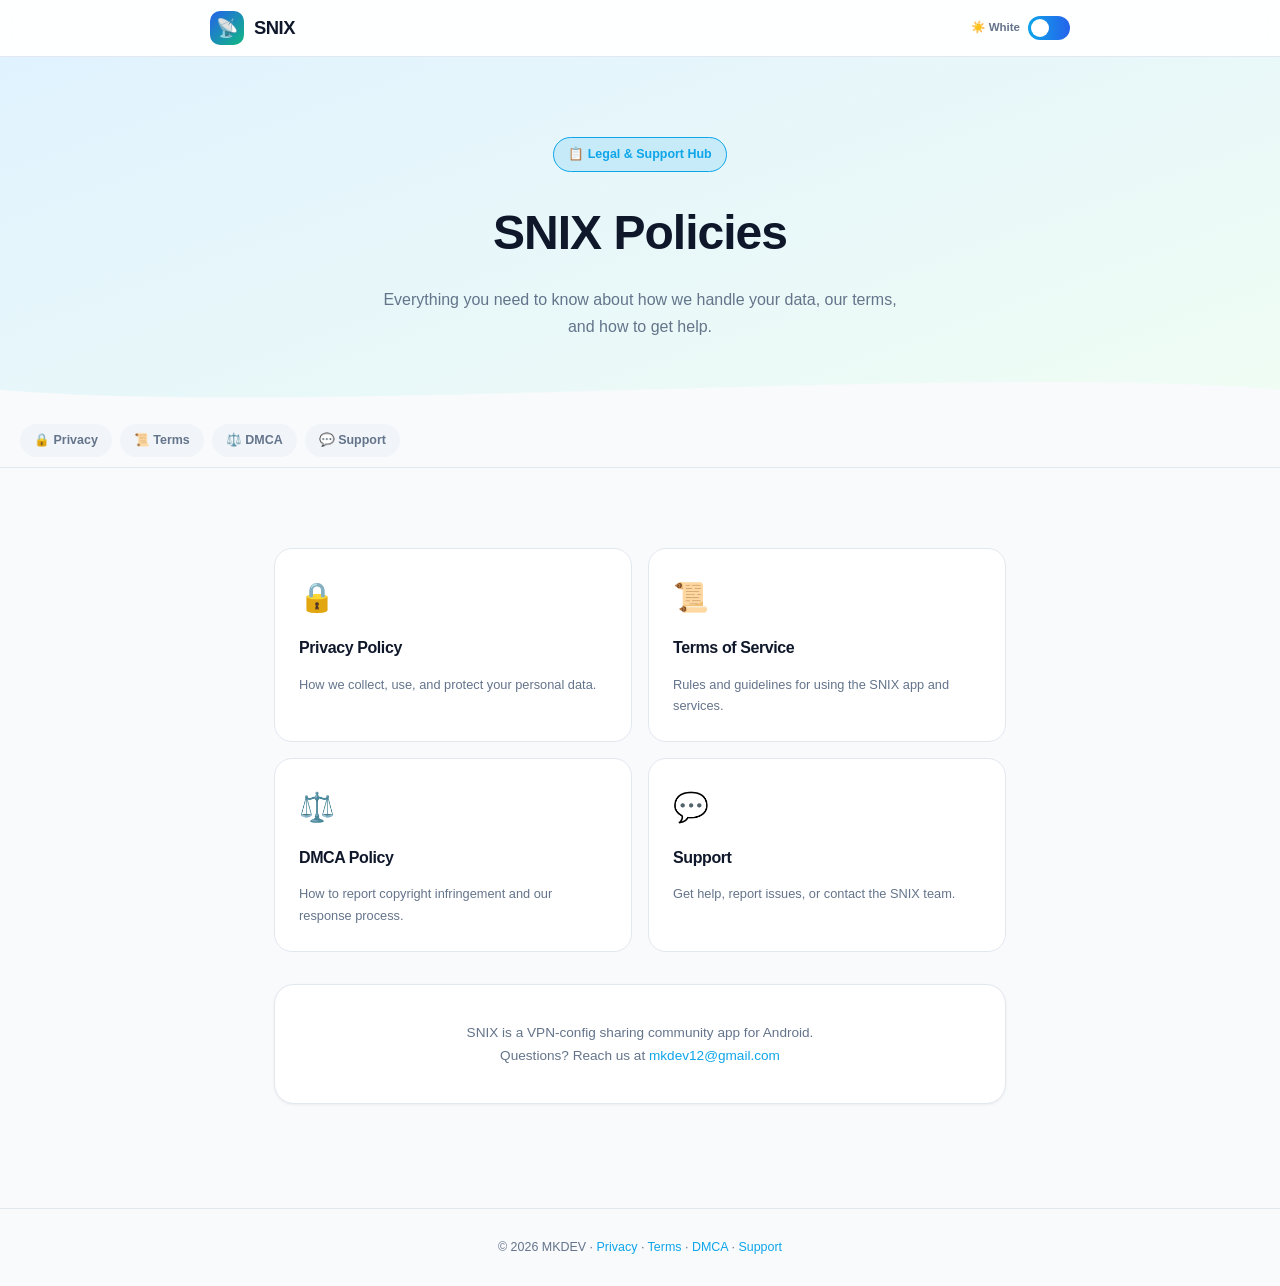
<file: index.html>
<!DOCTYPE html>
<html lang="en">
<head>
  <meta charset="UTF-8" />
  <meta name="viewport" content="width=device-width, initial-scale=1.0" />
  <title>SNIX — Legal & Support</title>
  <link rel="stylesheet" href="style.css" />
  <script src="theme.js"></script>
</head>
<body>
  <nav>
    <div class="nav-inner">
      <a href="index.html" class="nav-logo">
        <div class="logo-mark">📡</div>
        SNIX
      </a>
      <div class="theme-toggle-wrap">
        <span class="theme-label">☀️ White</span>
        <button class="theme-toggle" aria-label="Toggle theme" title="Toggle theme"></button>
      </div>
    </div>
  </nav>

  <div class="hero">
    <div class="badge">📋 Legal & Support Hub</div>
    <h1>SNIX Policies</h1>
    <p>Everything you need to know about how we handle your data, our terms, and how to get help.</p>
    <svg class="hero-wave" viewBox="0 0 1440 60" fill="none" xmlns="http://www.w3.org/2000/svg" preserveAspectRatio="none">
      <path d="M0,30 C360,60 1080,0 1440,30 L1440,60 L0,60 Z" fill="var(--bg)"/>
    </svg>
  </div>

  <div class="page-nav-bar">
    <a href="privacy.html">🔒 Privacy</a>
    <a href="terms.html">📜 Terms</a>
    <a href="dmca.html">⚖️ DMCA</a>
    <a href="support.html">💬 Support</a>
  </div>

  <div class="page-wrap">
    <div class="index-grid">
      <a href="privacy.html" class="index-card">
        <div class="icon">🔒</div>
        <h3>Privacy Policy</h3>
        <p>How we collect, use, and protect your personal data.</p>
      </a>
      <a href="terms.html" class="index-card">
        <div class="icon">📜</div>
        <h3>Terms of Service</h3>
        <p>Rules and guidelines for using the SNIX app and services.</p>
      </a>
      <a href="dmca.html" class="index-card">
        <div class="icon">⚖️</div>
        <h3>DMCA Policy</h3>
        <p>How to report copyright infringement and our response process.</p>
      </a>
      <a href="support.html" class="index-card">
        <div class="icon">💬</div>
        <h3>Support</h3>
        <p>Get help, report issues, or contact the SNIX team.</p>
      </a>
    </div>

    <div class="card" style="margin-top:32px; text-align:center;">
      <p style="font-size:0.85rem;">
        SNIX is a VPN-config sharing community app for Android.<br/>
        Questions? Reach us at <a href="mailto:mkdev12@gmail.com">mkdev12@gmail.com</a>
      </p>
    </div>
  </div>

  <footer>
    <p>© 2026 MKDEV · <a href="privacy.html">Privacy</a> · <a href="terms.html">Terms</a> · <a href="dmca.html">DMCA</a> · <a href="support.html">Support</a></p>
  </footer>
</body>
</html>
</file>
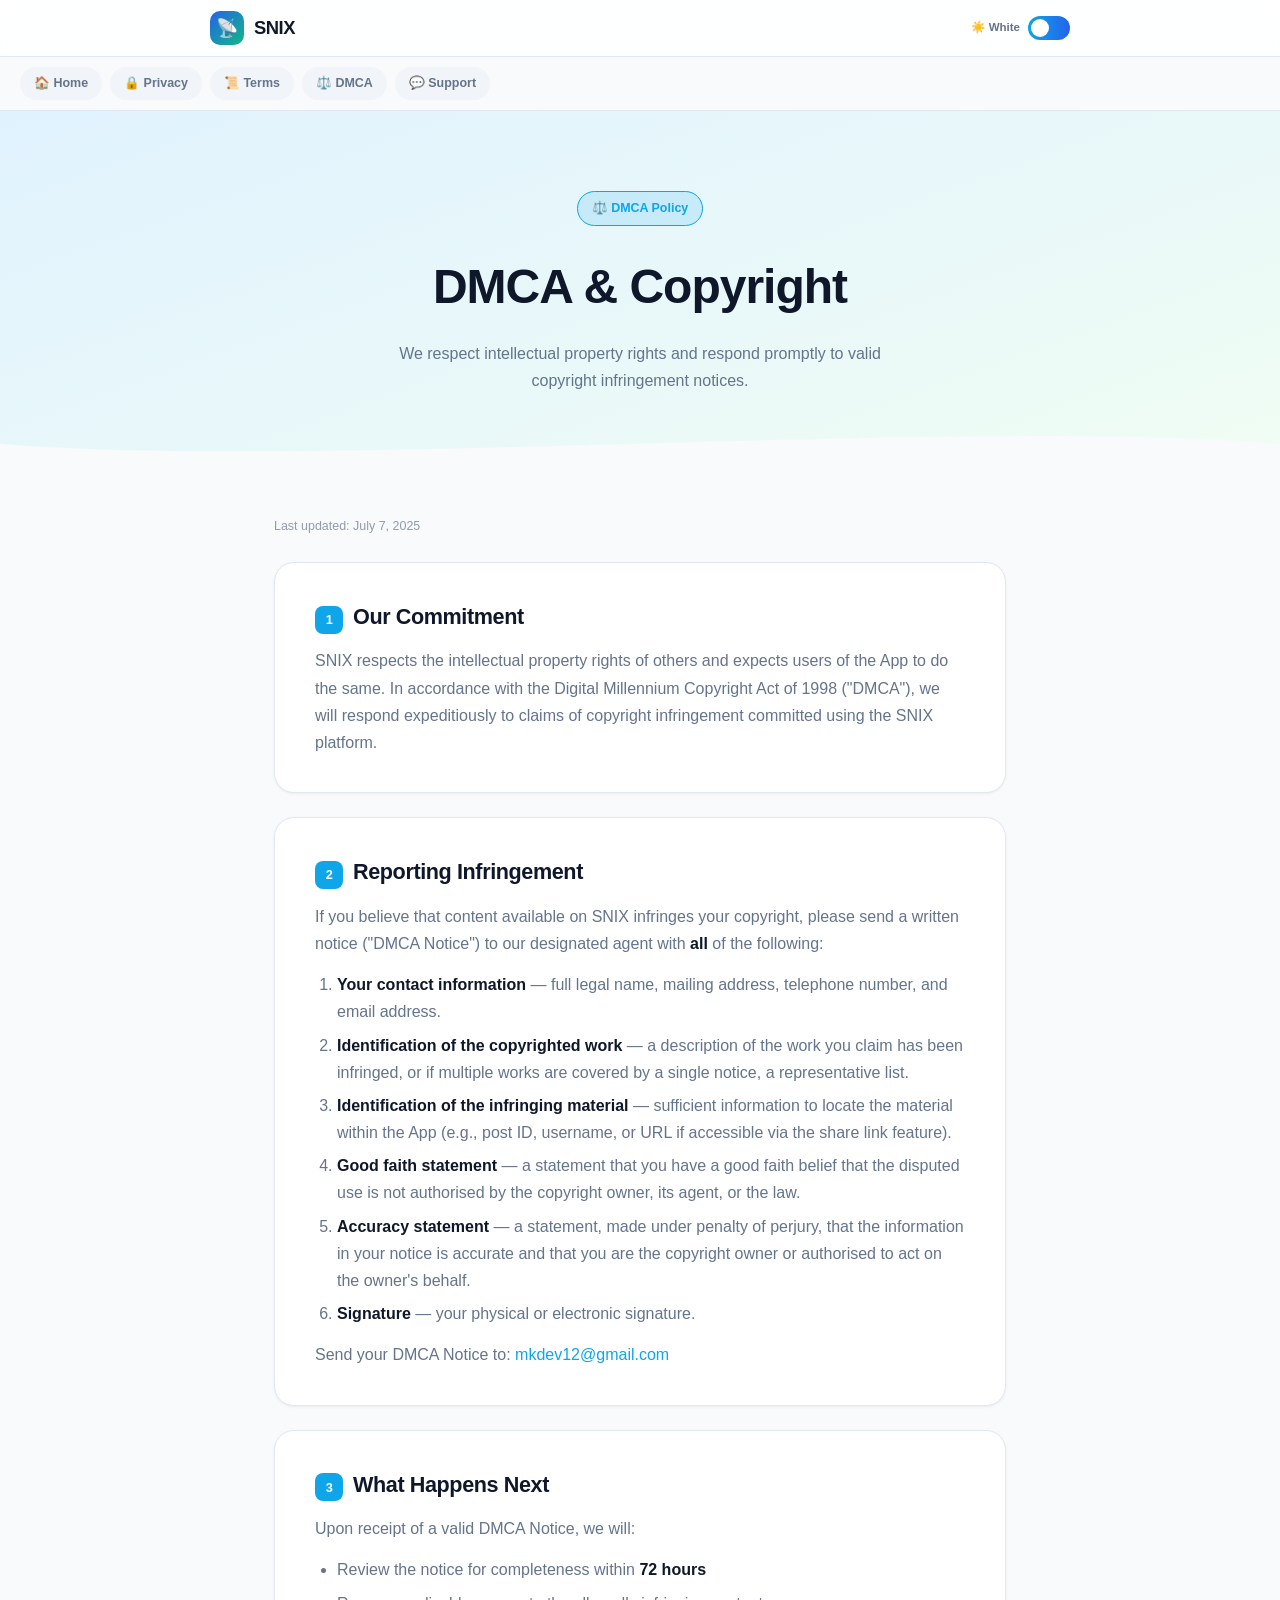
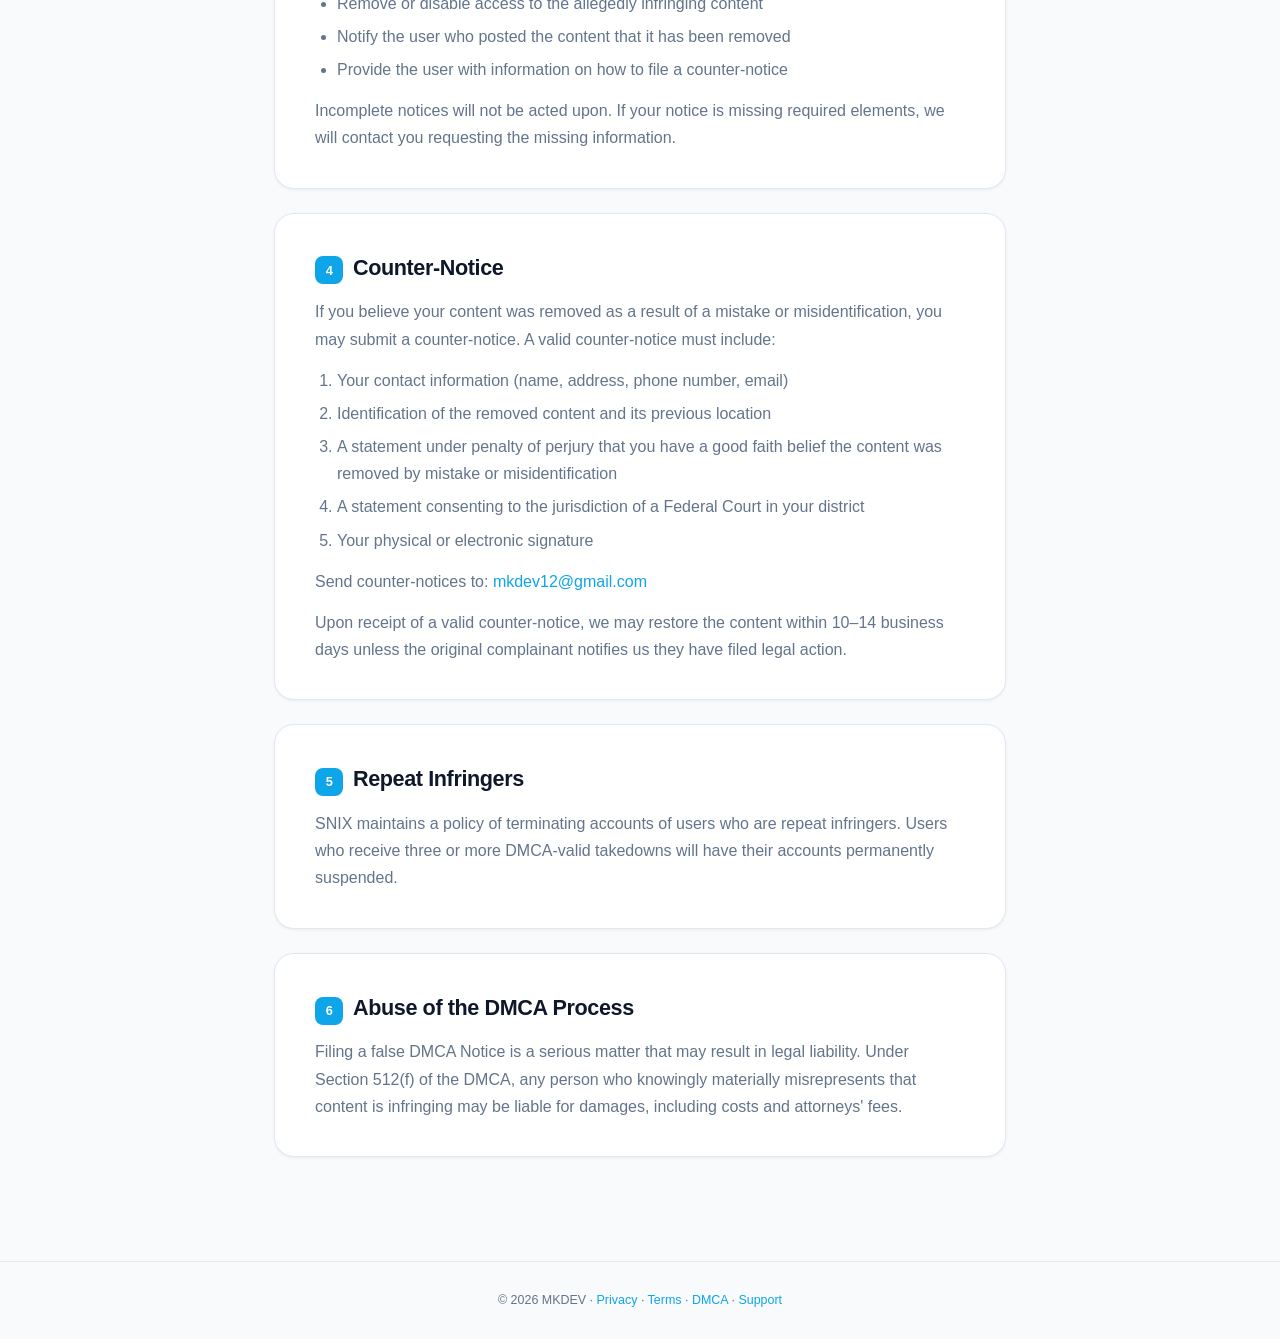
<file: dmca.html>
<!DOCTYPE html>
<html lang="en">
<head>
  <meta charset="UTF-8" />
  <meta name="viewport" content="width=device-width, initial-scale=1.0" />
  <title>DMCA Policy — SNIX</title>
  <link rel="stylesheet" href="style.css" />
  <script src="theme.js"></script>
</head>
<body>
  <nav>
    <div class="nav-inner">
      <a href="index.html" class="nav-logo">
        <div class="logo-mark">📡</div>
        SNIX
      </a>
      <div class="theme-toggle-wrap">
        <span class="theme-label">☀️ White</span>
        <button class="theme-toggle" aria-label="Toggle theme" title="Toggle theme"></button>
      </div>
    </div>
  </nav>

  <div class="page-nav-bar">
    <a href="index.html">🏠 Home</a>
    <a href="privacy.html">🔒 Privacy</a>
    <a href="terms.html">📜 Terms</a>
    <a href="dmca.html">⚖️ DMCA</a>
    <a href="support.html">💬 Support</a>
  </div>

  <div class="hero">
    <div class="badge">⚖️ DMCA Policy</div>
    <h1>DMCA &amp; Copyright</h1>
    <p>We respect intellectual property rights and respond promptly to valid copyright infringement notices.</p>
    <svg class="hero-wave" viewBox="0 0 1440 60" fill="none" xmlns="http://www.w3.org/2000/svg" preserveAspectRatio="none">
      <path d="M0,30 C360,60 1080,0 1440,30 L1440,60 L0,60 Z" fill="var(--bg)"/>
    </svg>
  </div>

  <div class="page-wrap">
    <p class="meta">Last updated: July 7, 2025</p>

    <div class="card">
      <h2><span class="num">1</span>Our Commitment</h2>
      <p>
        SNIX respects the intellectual property rights of others and expects users of the App to do the same.
        In accordance with the Digital Millennium Copyright Act of 1998 ("DMCA"), we will respond
        expeditiously to claims of copyright infringement committed using the SNIX platform.
      </p>
    </div>

    <div class="card">
      <h2><span class="num">2</span>Reporting Infringement</h2>
      <p>
        If you believe that content available on SNIX infringes your copyright, please send a written
        notice ("DMCA Notice") to our designated agent with <strong>all</strong> of the following:
      </p>
      <ol>
        <li>
          <strong>Your contact information</strong> — full legal name, mailing address, telephone number, and email address.
        </li>
        <li>
          <strong>Identification of the copyrighted work</strong> — a description of the work you claim has been infringed,
          or if multiple works are covered by a single notice, a representative list.
        </li>
        <li>
          <strong>Identification of the infringing material</strong> — sufficient information to locate the material within the App
          (e.g., post ID, username, or URL if accessible via the share link feature).
        </li>
        <li>
          <strong>Good faith statement</strong> — a statement that you have a good faith belief that the disputed use is not
          authorised by the copyright owner, its agent, or the law.
        </li>
        <li>
          <strong>Accuracy statement</strong> — a statement, made under penalty of perjury, that the information in your
          notice is accurate and that you are the copyright owner or authorised to act on the owner's behalf.
        </li>
        <li>
          <strong>Signature</strong> — your physical or electronic signature.
        </li>
      </ol>
      <p>Send your DMCA Notice to: <a href="mailto:mkdev12@gmail.com">mkdev12@gmail.com</a></p>
    </div>

    <div class="card">
      <h2><span class="num">3</span>What Happens Next</h2>
      <p>Upon receipt of a valid DMCA Notice, we will:</p>
      <ul>
        <li>Review the notice for completeness within <strong>72 hours</strong></li>
        <li>Remove or disable access to the allegedly infringing content</li>
        <li>Notify the user who posted the content that it has been removed</li>
        <li>Provide the user with information on how to file a counter-notice</li>
      </ul>
      <p>
        Incomplete notices will not be acted upon. If your notice is missing required elements, we will
        contact you requesting the missing information.
      </p>
    </div>

    <div class="card">
      <h2><span class="num">4</span>Counter-Notice</h2>
      <p>
        If you believe your content was removed as a result of a mistake or misidentification, you may
        submit a counter-notice. A valid counter-notice must include:
      </p>
      <ol>
        <li>Your contact information (name, address, phone number, email)</li>
        <li>Identification of the removed content and its previous location</li>
        <li>A statement under penalty of perjury that you have a good faith belief the content was removed by mistake or misidentification</li>
        <li>A statement consenting to the jurisdiction of a Federal Court in your district</li>
        <li>Your physical or electronic signature</li>
      </ol>
      <p>Send counter-notices to: <a href="mailto:mkdev12@gmail.com">mkdev12@gmail.com</a></p>
      <p>
        Upon receipt of a valid counter-notice, we may restore the content within 10–14 business days
        unless the original complainant notifies us they have filed legal action.
      </p>
    </div>

    <div class="card">
      <h2><span class="num">5</span>Repeat Infringers</h2>
      <p>
        SNIX maintains a policy of terminating accounts of users who are repeat infringers. Users who
        receive three or more DMCA-valid takedowns will have their accounts permanently suspended.
      </p>
    </div>

    <div class="card">
      <h2><span class="num">6</span>Abuse of the DMCA Process</h2>
      <p>
        Filing a false DMCA Notice is a serious matter that may result in legal liability. Under Section
        512(f) of the DMCA, any person who knowingly materially misrepresents that content is infringing
        may be liable for damages, including costs and attorneys' fees.
      </p>
    </div>
  </div>

  <footer>
    <p>© 2026 MKDEV · <a href="privacy.html">Privacy</a> · <a href="terms.html">Terms</a> · <a href="dmca.html">DMCA</a> · <a href="support.html">Support</a></p>
  </footer>
</body>
</html>
</file>
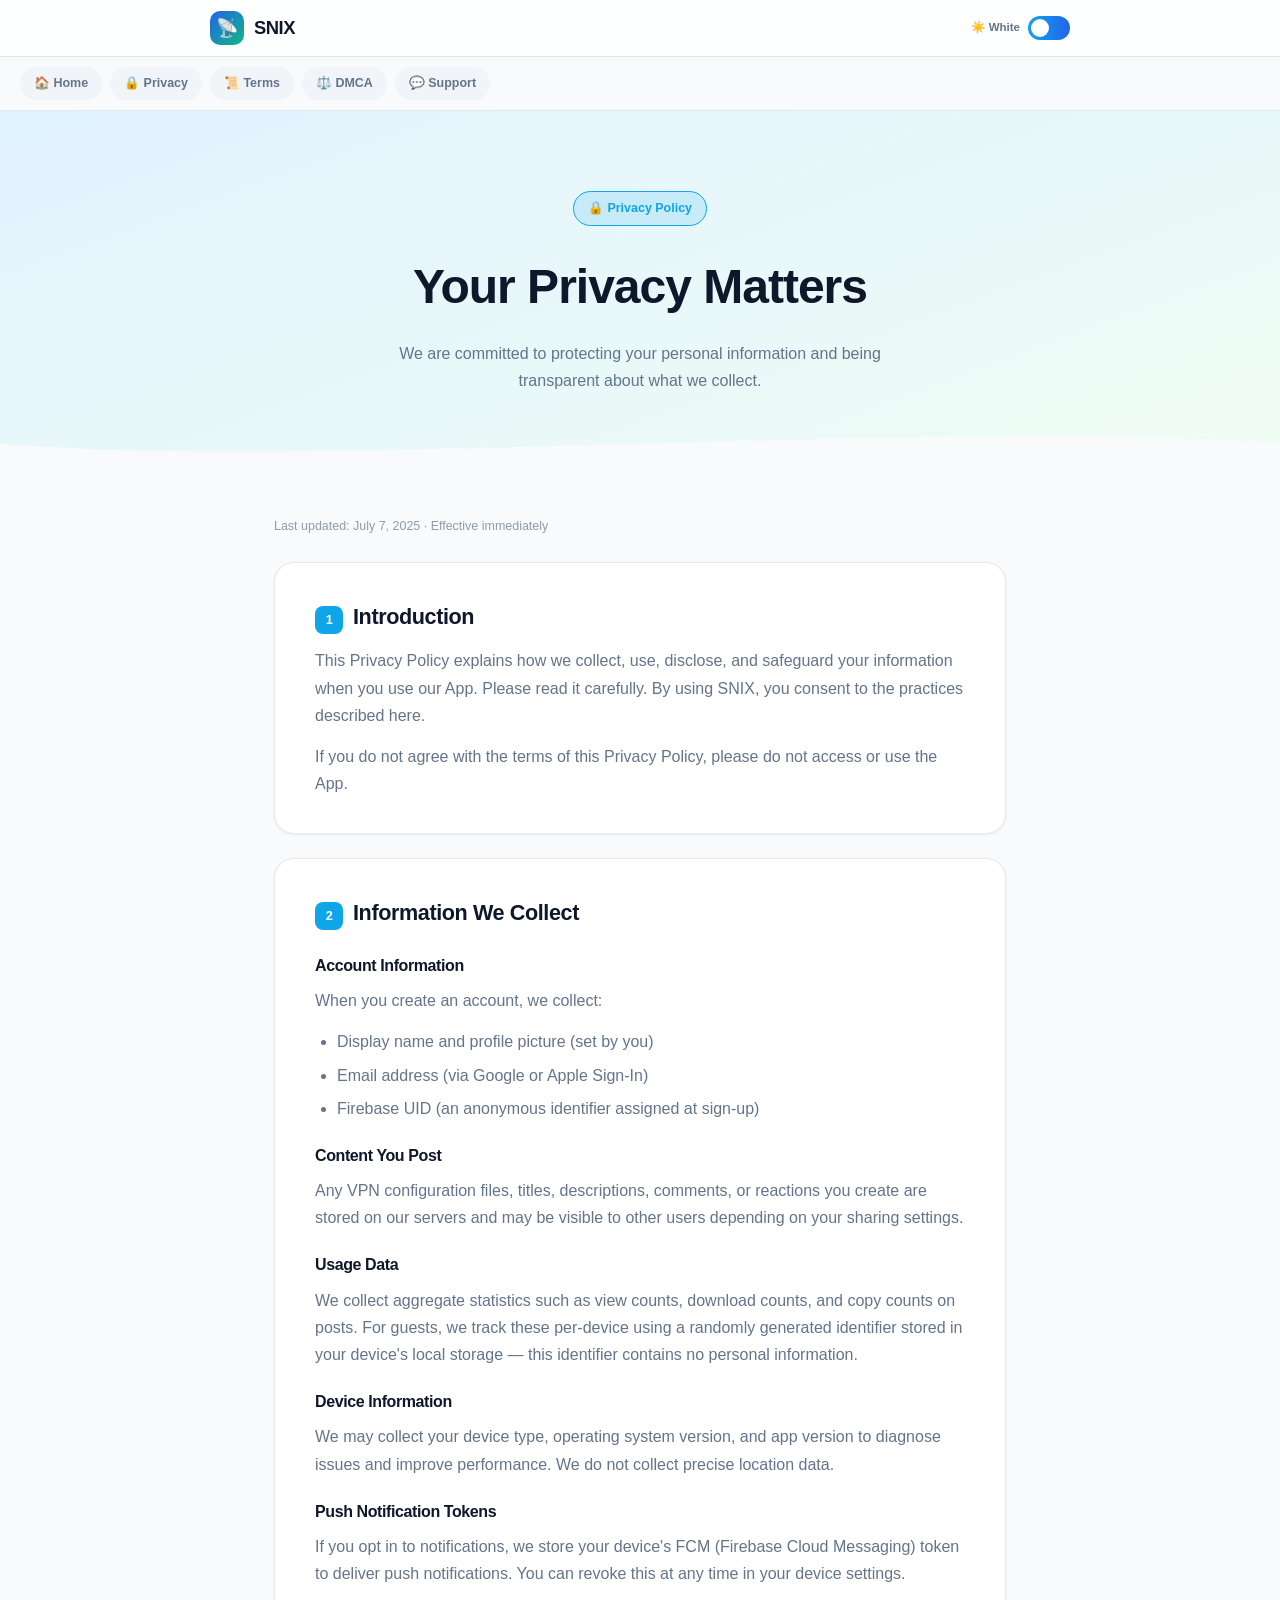
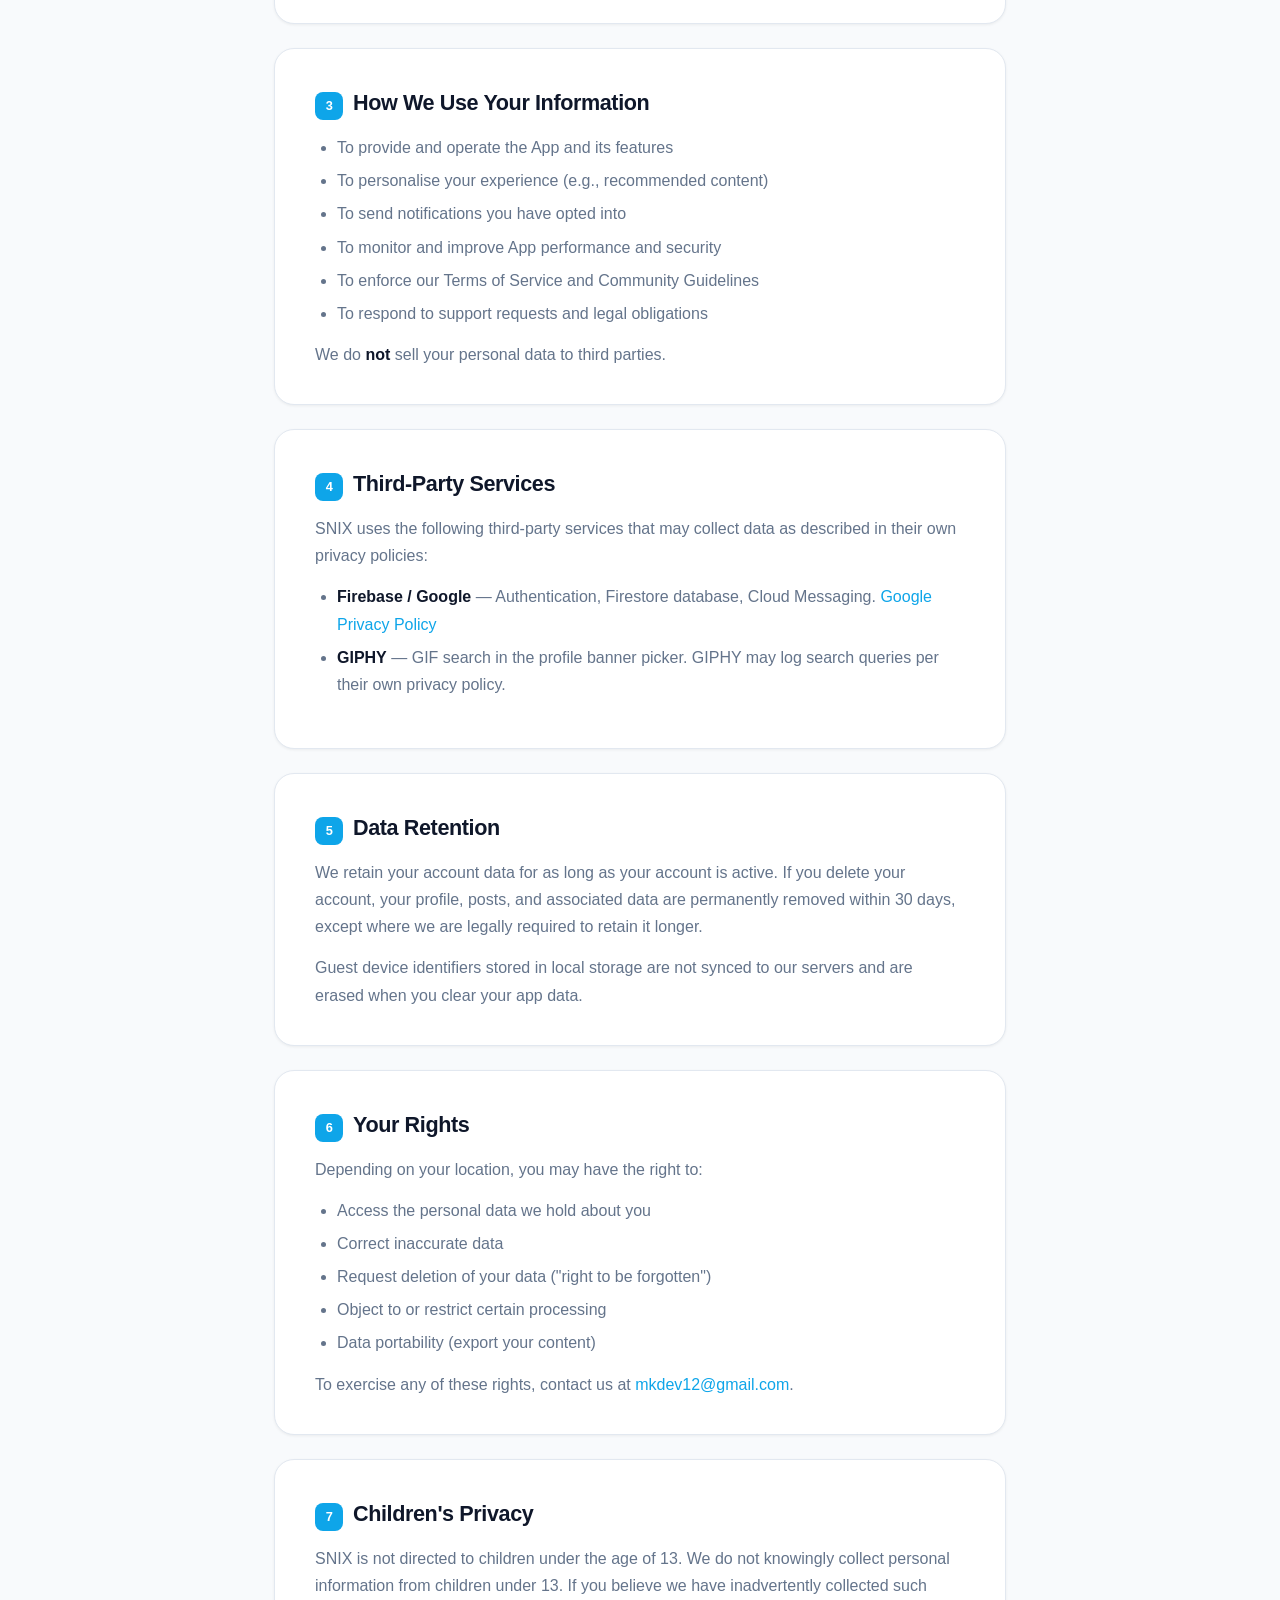
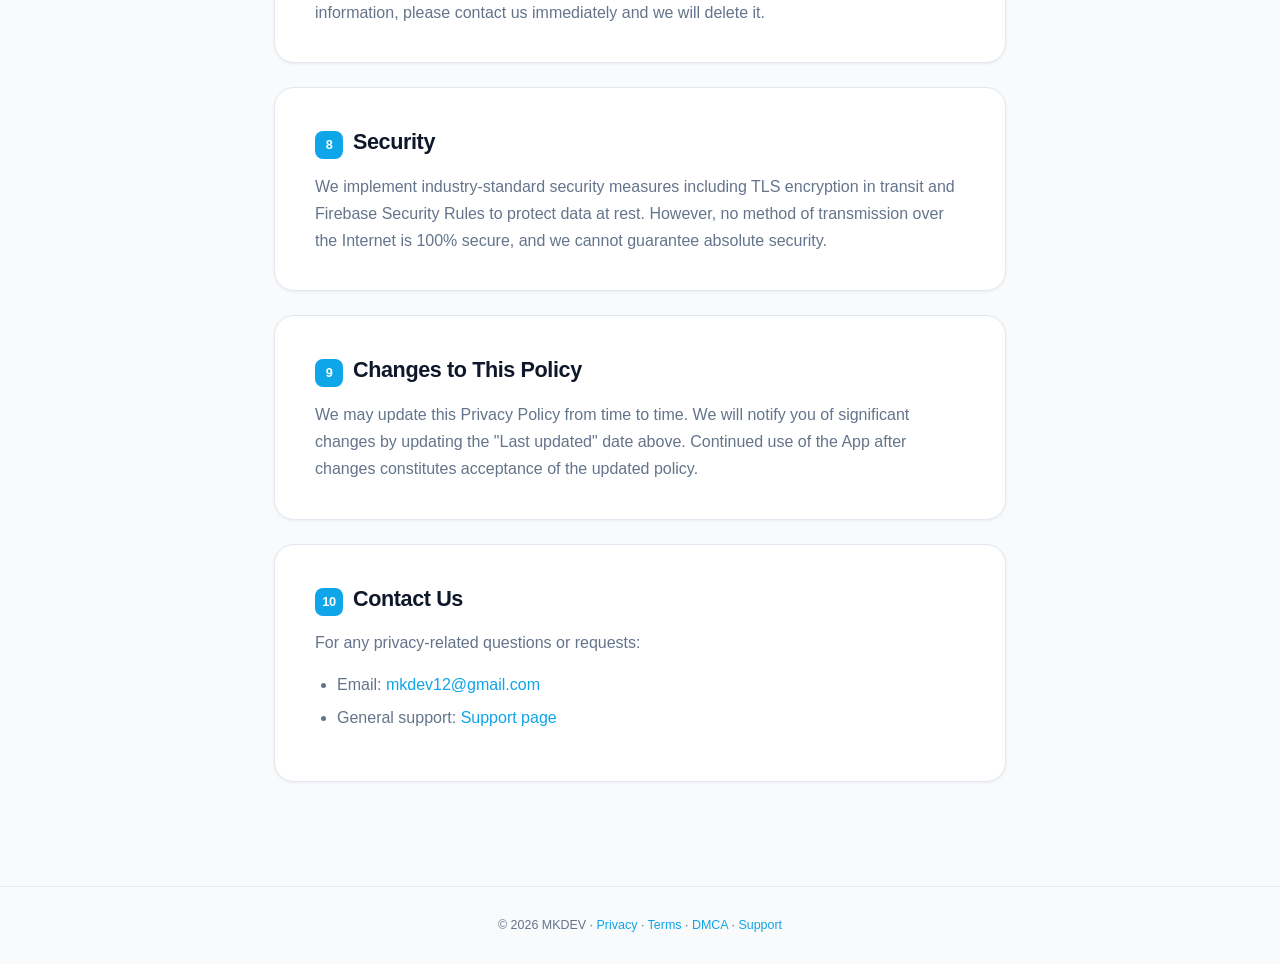
<file: privacy.html>
<!DOCTYPE html>
<html lang="en">
<head>
  <meta charset="UTF-8" />
  <meta name="viewport" content="width=device-width, initial-scale=1.0" />
  <title>Privacy Policy — SNIX</title>
  <link rel="stylesheet" href="style.css" />
  <script src="theme.js"></script>
</head>
<body>
  <nav>
    <div class="nav-inner">
      <a href="index.html" class="nav-logo">
        <div class="logo-mark">📡</div>
        SNIX
      </a>
      <div class="theme-toggle-wrap">
        <span class="theme-label">☀️ White</span>
        <button class="theme-toggle" aria-label="Toggle theme" title="Toggle theme"></button>
      </div>
    </div>
  </nav>

  <div class="page-nav-bar">
    <a href="index.html">🏠 Home</a>
    <a href="privacy.html">🔒 Privacy</a>
    <a href="terms.html">📜 Terms</a>
    <a href="dmca.html">⚖️ DMCA</a>
    <a href="support.html">💬 Support</a>
  </div>

  <div class="hero">
    <div class="badge">🔒 Privacy Policy</div>
    <h1>Your Privacy Matters</h1>
    <p>We are committed to protecting your personal information and being transparent about what we collect.</p>
    <svg class="hero-wave" viewBox="0 0 1440 60" fill="none" xmlns="http://www.w3.org/2000/svg" preserveAspectRatio="none">
      <path d="M0,30 C360,60 1080,0 1440,30 L1440,60 L0,60 Z" fill="var(--bg)"/>
    </svg>
  </div>

  <div class="page-wrap">
    <p class="meta">Last updated: July 7, 2025 · Effective immediately</p>

    <div class="card">
      <h2><span class="num">1</span>Introduction</h2>
      <p>
        This Privacy Policy explains how we collect, use, disclose, and safeguard your information
        when you use our App. Please read it carefully. By using SNIX, you consent to the practices
        described here.
      </p>
      <p>
        If you do not agree with the terms of this Privacy Policy, please do not access or use the App.
      </p>
    </div>

    <div class="card">
      <h2><span class="num">2</span>Information We Collect</h2>

      <h3>Account Information</h3>
      <p>When you create an account, we collect:</p>
      <ul>
        <li>Display name and profile picture (set by you)</li>
        <li>Email address (via Google or Apple Sign-In)</li>
        <li>Firebase UID (an anonymous identifier assigned at sign-up)</li>
      </ul>

      <h3>Content You Post</h3>
      <p>Any VPN configuration files, titles, descriptions, comments, or reactions you create are stored
      on our servers and may be visible to other users depending on your sharing settings.</p>

      <h3>Usage Data</h3>
      <p>We collect aggregate statistics such as view counts, download counts, and copy counts on posts.
      For guests, we track these per-device using a randomly generated identifier stored in your device's
      local storage — this identifier contains no personal information.</p>

      <h3>Device Information</h3>
      <p>We may collect your device type, operating system version, and app version to diagnose issues
      and improve performance. We do not collect precise location data.</p>

      <h3>Push Notification Tokens</h3>
      <p>If you opt in to notifications, we store your device's FCM (Firebase Cloud Messaging) token
      to deliver push notifications. You can revoke this at any time in your device settings.</p>
    </div>

    <div class="card">
      <h2><span class="num">3</span>How We Use Your Information</h2>
      <ul>
        <li>To provide and operate the App and its features</li>
        <li>To personalise your experience (e.g., recommended content)</li>
        <li>To send notifications you have opted into</li>
        <li>To monitor and improve App performance and security</li>
        <li>To enforce our Terms of Service and Community Guidelines</li>
        <li>To respond to support requests and legal obligations</li>
      </ul>
      <p>We do <strong>not</strong> sell your personal data to third parties.</p>
    </div>

    <div class="card">
      <h2><span class="num">4</span>Third-Party Services</h2>
      <p>SNIX uses the following third-party services that may collect data as described in their own privacy policies:</p>
      <ul>
        <li><strong>Firebase / Google</strong> — Authentication, Firestore database, Cloud Messaging. <a href="https://policies.google.com/privacy" target="_blank" rel="noopener">Google Privacy Policy</a></li>
        <li><strong>GIPHY</strong> — GIF search in the profile banner picker. GIPHY may log search queries per their own privacy policy.</li>
      </ul>
    </div>

    <div class="card">
      <h2><span class="num">5</span>Data Retention</h2>
      <p>We retain your account data for as long as your account is active. If you delete your account,
      your profile, posts, and associated data are permanently removed within 30 days, except where we
      are legally required to retain it longer.</p>
      <p>Guest device identifiers stored in local storage are not synced to our servers and are erased
      when you clear your app data.</p>
    </div>

    <div class="card">
      <h2><span class="num">6</span>Your Rights</h2>
      <p>Depending on your location, you may have the right to:</p>
      <ul>
        <li>Access the personal data we hold about you</li>
        <li>Correct inaccurate data</li>
        <li>Request deletion of your data ("right to be forgotten")</li>
        <li>Object to or restrict certain processing</li>
        <li>Data portability (export your content)</li>
      </ul>
      <p>To exercise any of these rights, contact us at <a href="mailto:mkdev12@gmail.com">mkdev12@gmail.com</a>.</p>
    </div>

    <div class="card">
      <h2><span class="num">7</span>Children's Privacy</h2>
      <p>SNIX is not directed to children under the age of 13. We do not knowingly collect personal
      information from children under 13. If you believe we have inadvertently collected such information,
      please contact us immediately and we will delete it.</p>
    </div>

    <div class="card">
      <h2><span class="num">8</span>Security</h2>
      <p>We implement industry-standard security measures including TLS encryption in transit and
      Firebase Security Rules to protect data at rest. However, no method of transmission over the
      Internet is 100% secure, and we cannot guarantee absolute security.</p>
    </div>

    <div class="card">
      <h2><span class="num">9</span>Changes to This Policy</h2>
      <p>We may update this Privacy Policy from time to time. We will notify you of significant changes
      by updating the "Last updated" date above. Continued use of the App after changes constitutes
      acceptance of the updated policy.</p>
    </div>

    <div class="card">
      <h2><span class="num">10</span>Contact Us</h2>
      <p>For any privacy-related questions or requests:</p>
      <ul>
        <li>Email: <a href="mailto:mkdev12@gmail.com">mkdev12@gmail.com</a></li>
        <li>General support: <a href="support.html">Support page</a></li>
      </ul>
    </div>
  </div>

  <footer>
    <p>© 2026 MKDEV · <a href="privacy.html">Privacy</a> · <a href="terms.html">Terms</a> · <a href="dmca.html">DMCA</a> · <a href="support.html">Support</a></p>
  </footer>
</body>
</html>
</file>
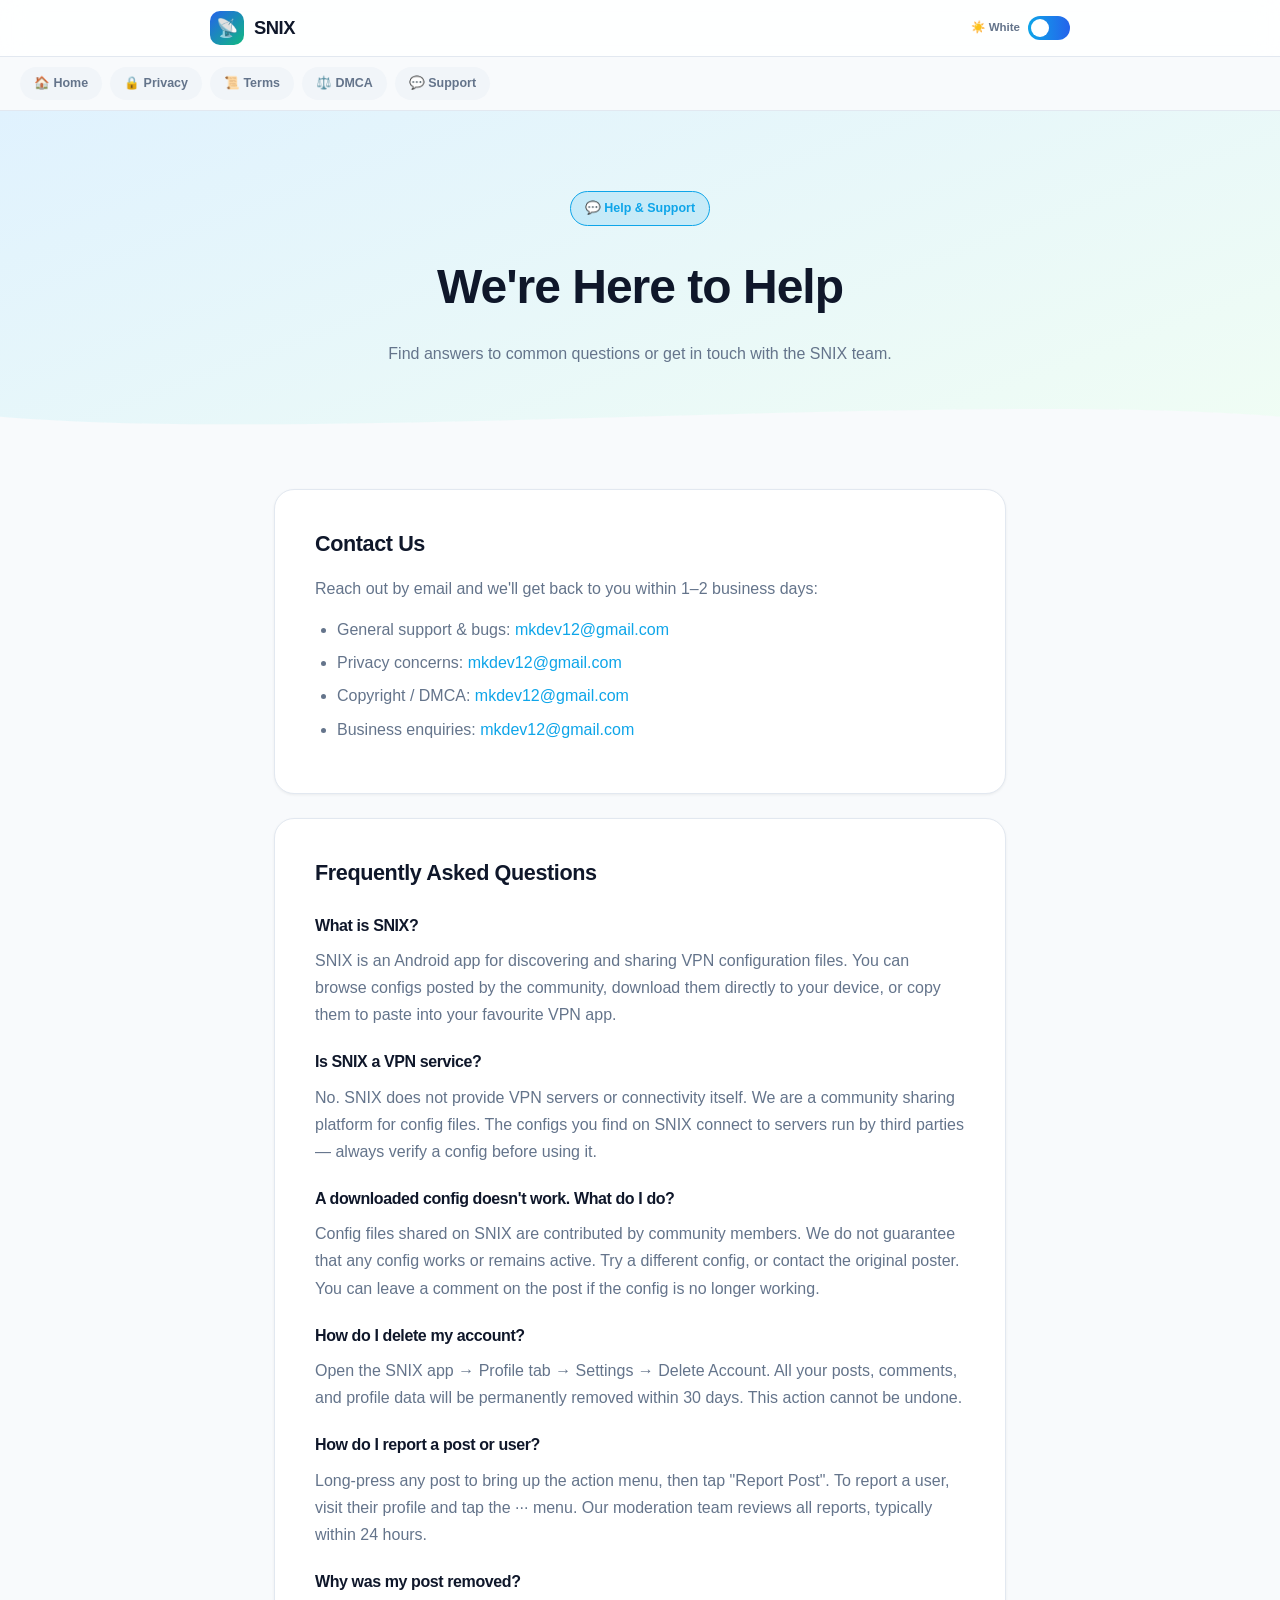
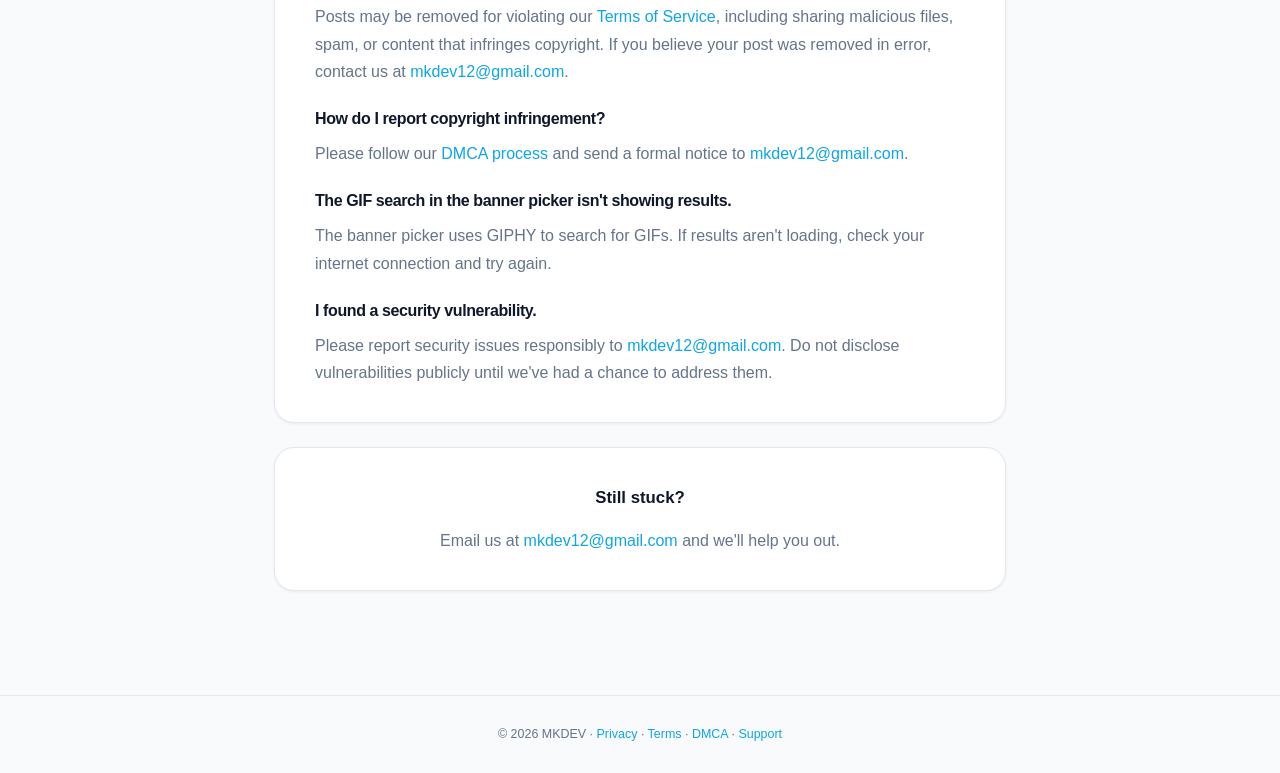
<file: support.html>
<!DOCTYPE html>
<html lang="en">
<head>
  <meta charset="UTF-8" />
  <meta name="viewport" content="width=device-width, initial-scale=1.0" />
  <title>Support — SNIX</title>
  <link rel="stylesheet" href="style.css" />
  <script src="theme.js"></script>
</head>
<body>
  <nav>
    <div class="nav-inner">
      <a href="index.html" class="nav-logo">
        <div class="logo-mark">📡</div>
        SNIX
      </a>
      <div class="theme-toggle-wrap">
        <span class="theme-label">☀️ White</span>
        <button class="theme-toggle" aria-label="Toggle theme" title="Toggle theme"></button>
      </div>
    </div>
  </nav>

  <div class="page-nav-bar">
    <a href="index.html">🏠 Home</a>
    <a href="privacy.html">🔒 Privacy</a>
    <a href="terms.html">📜 Terms</a>
    <a href="dmca.html">⚖️ DMCA</a>
    <a href="support.html">💬 Support</a>
  </div>

  <div class="hero">
    <div class="badge">💬 Help &amp; Support</div>
    <h1>We're Here to Help</h1>
    <p>Find answers to common questions or get in touch with the SNIX team.</p>
    <svg class="hero-wave" viewBox="0 0 1440 60" fill="none" xmlns="http://www.w3.org/2000/svg" preserveAspectRatio="none">
      <path d="M0,30 C360,60 1080,0 1440,30 L1440,60 L0,60 Z" fill="var(--bg)"/>
    </svg>
  </div>

  <div class="page-wrap">

    <div class="card">
      <h2>Contact Us</h2>
      <p>Reach out by email and we'll get back to you within 1–2 business days:</p>
      <ul>
        <li>General support &amp; bugs: <a href="mailto:mkdev12@gmail.com">mkdev12@gmail.com</a></li>
        <li>Privacy concerns: <a href="mailto:mkdev12@gmail.com">mkdev12@gmail.com</a></li>
        <li>Copyright / DMCA: <a href="mailto:mkdev12@gmail.com">mkdev12@gmail.com</a></li>
        <li>Business enquiries: <a href="mailto:mkdev12@gmail.com">mkdev12@gmail.com</a></li>
      </ul>
    </div>

    <div class="card">
      <h2>Frequently Asked Questions</h2>

      <h3>What is SNIX?</h3>
      <p>
        SNIX is an Android app for discovering and sharing VPN configuration files. You can browse configs
        posted by the community, download them directly to your device, or copy them to paste into your
        favourite VPN app.
      </p>

      <h3>Is SNIX a VPN service?</h3>
      <p>
        No. SNIX does not provide VPN servers or connectivity itself. We are a community sharing platform
        for config files. The configs you find on SNIX connect to servers run by third parties — always
        verify a config before using it.
      </p>

      <h3>A downloaded config doesn't work. What do I do?</h3>
      <p>
        Config files shared on SNIX are contributed by community members. We do not guarantee that any
        config works or remains active. Try a different config, or contact the original poster. You can
        leave a comment on the post if the config is no longer working.
      </p>

      <h3>How do I delete my account?</h3>
      <p>
        Open the SNIX app → Profile tab → Settings → Delete Account. All your posts, comments, and profile
        data will be permanently removed within 30 days. This action cannot be undone.
      </p>

      <h3>How do I report a post or user?</h3>
      <p>
        Long-press any post to bring up the action menu, then tap "Report Post". To report a user,
        visit their profile and tap the ··· menu. Our moderation team reviews all reports, typically
        within 24 hours.
      </p>

      <h3>Why was my post removed?</h3>
      <p>
        Posts may be removed for violating our <a href="terms.html">Terms of Service</a>, including
        sharing malicious files, spam, or content that infringes copyright. If you believe your post was
        removed in error, contact us at <a href="mailto:mkdev12@gmail.com">mkdev12@gmail.com</a>.
      </p>

      <h3>How do I report copyright infringement?</h3>
      <p>
        Please follow our <a href="dmca.html">DMCA process</a> and send a formal notice to
        <a href="mailto:mkdev12@gmail.com">mkdev12@gmail.com</a>.
      </p>

      <h3>The GIF search in the banner picker isn't showing results.</h3>
      <p>
        The banner picker uses GIPHY to search for GIFs. If results aren't loading, check your
        internet connection and try again.
      </p>

      <h3>I found a security vulnerability.</h3>
      <p>
        Please report security issues responsibly to <a href="mailto:mkdev12@gmail.com">mkdev12@gmail.com</a>.
        Do not disclose vulnerabilities publicly until we've had a chance to address them.
      </p>
    </div>

    <div class="card" style="text-align:center;">
      <p style="font-size:1.05rem; font-weight:700; color:var(--text);">Still stuck?</p>
      <p>Email us at <a href="mailto:mkdev12@gmail.com">mkdev12@gmail.com</a> and we'll help you out.</p>
    </div>
  </div>

  <footer>
    <p>© 2026 MKDEV · <a href="privacy.html">Privacy</a> · <a href="terms.html">Terms</a> · <a href="dmca.html">DMCA</a> · <a href="support.html">Support</a></p>
  </footer>
</body>
</html>
</file>
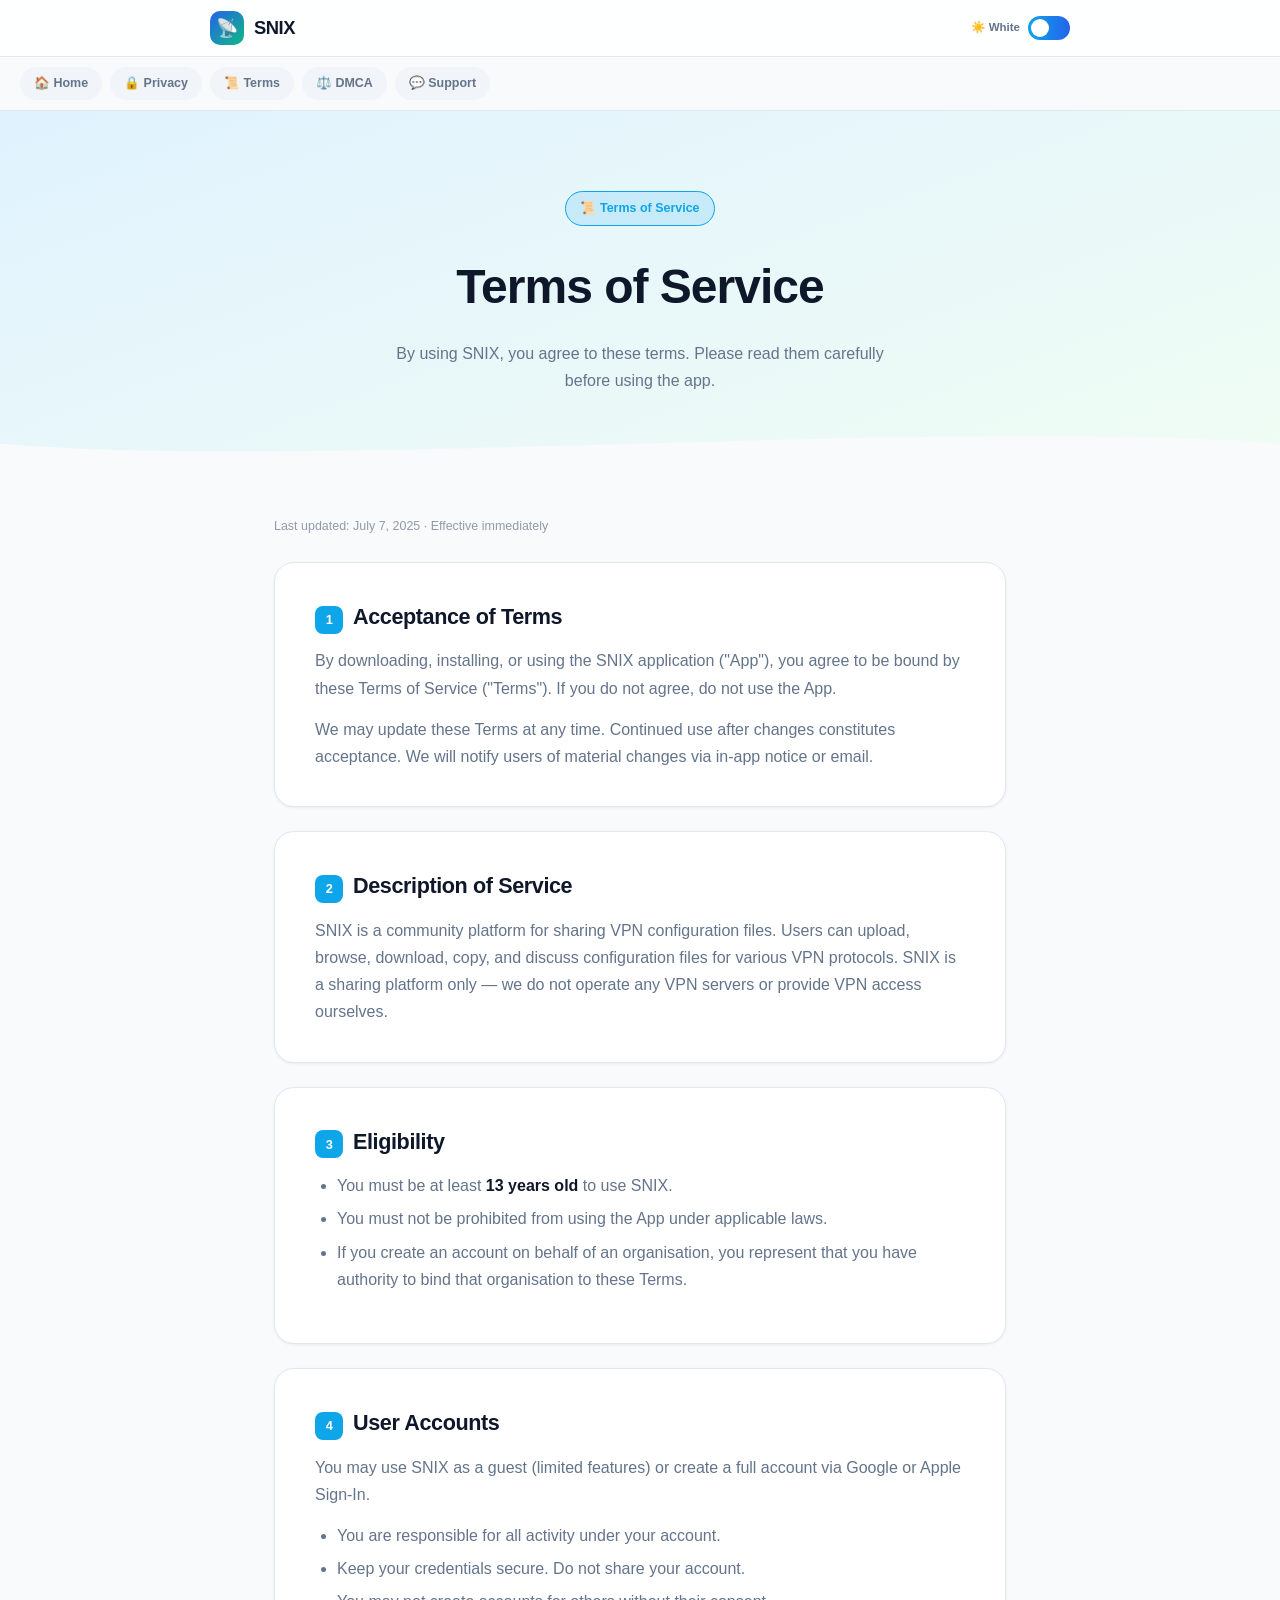
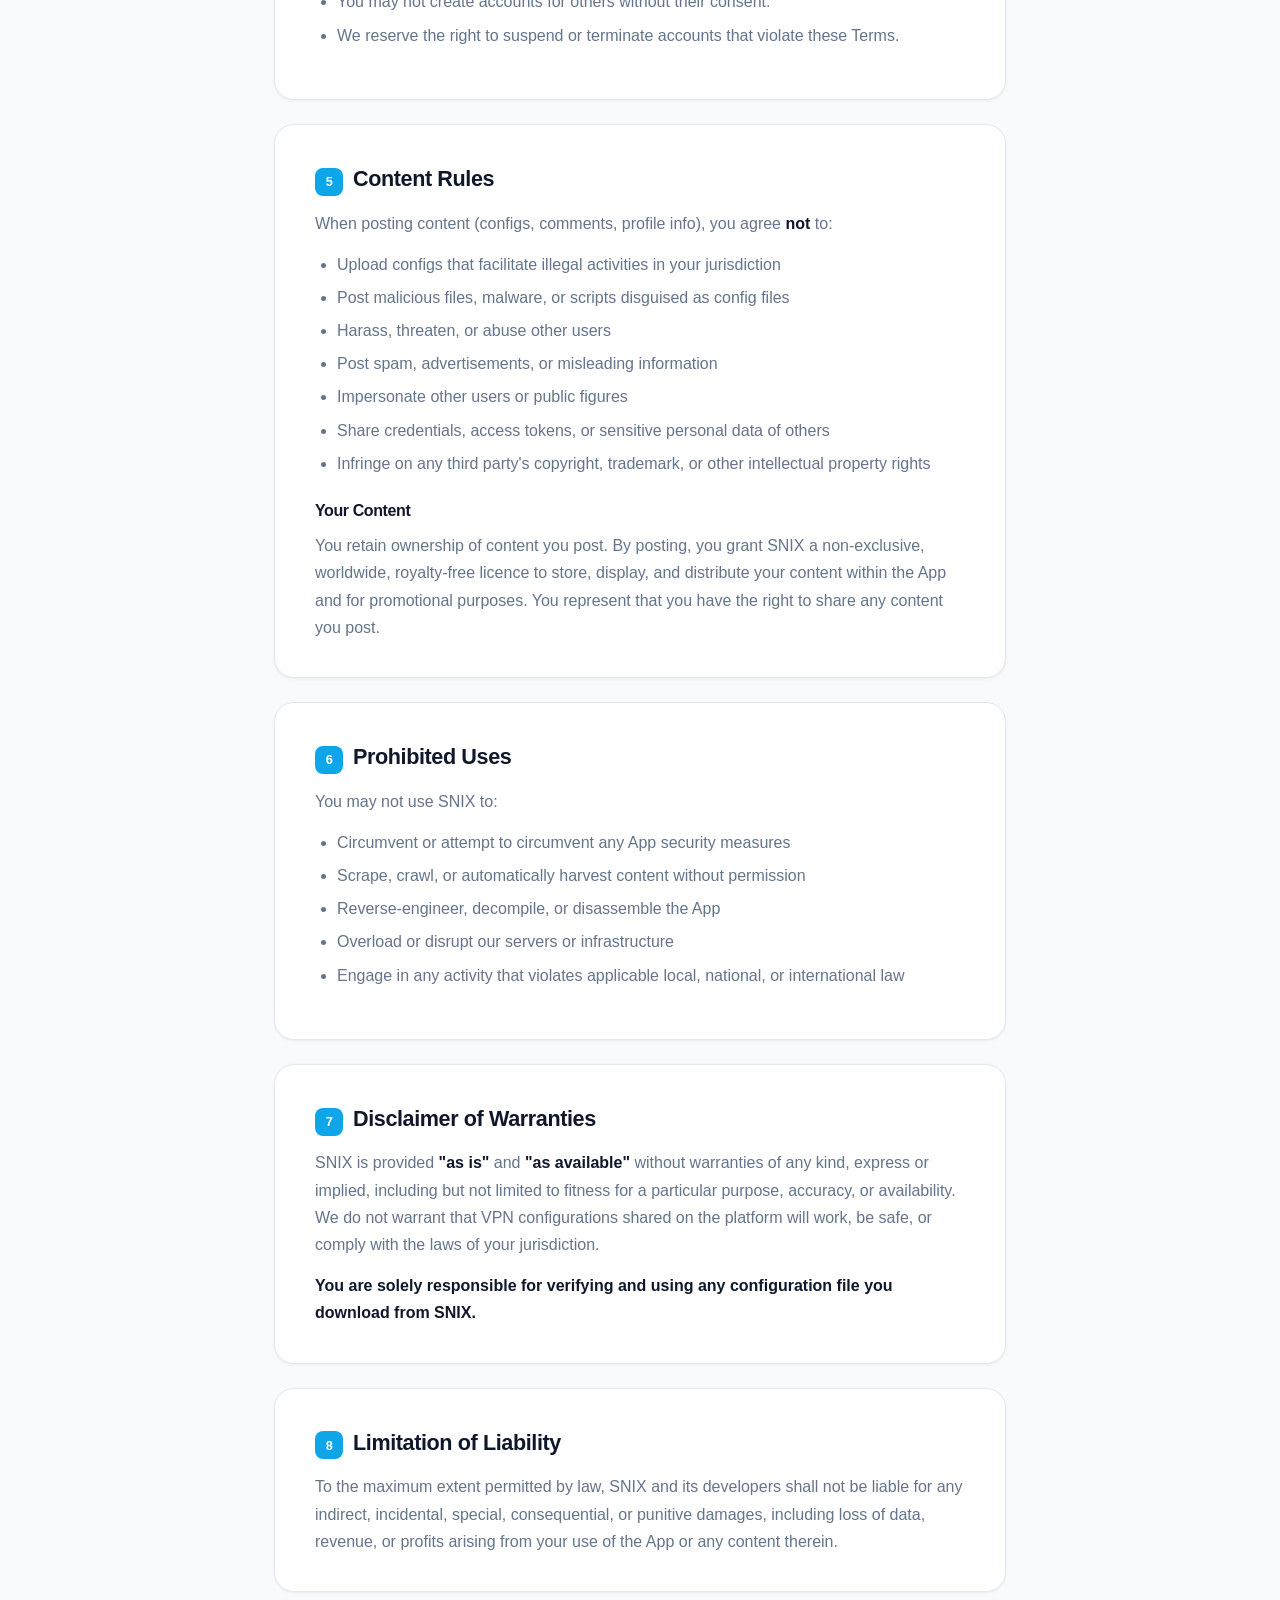
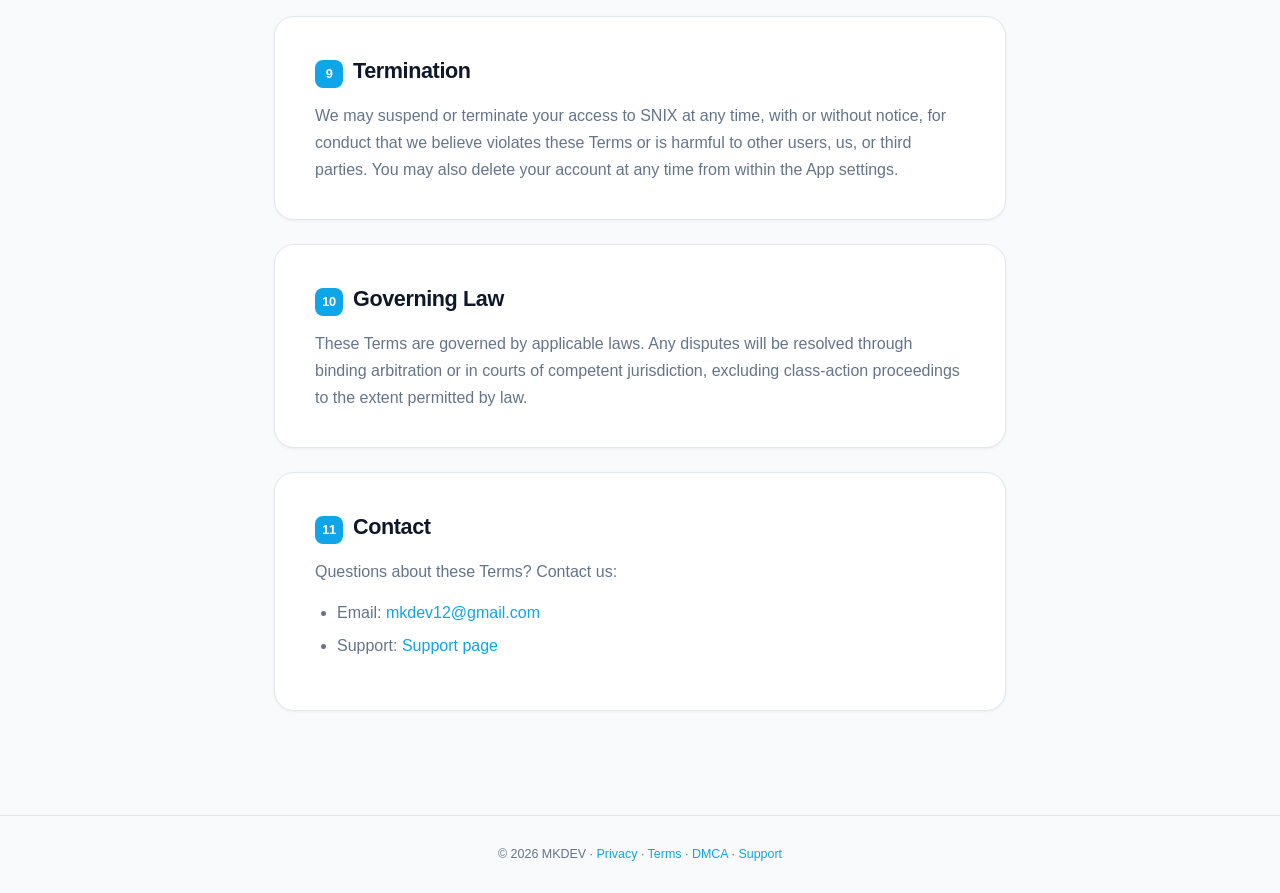
<file: terms.html>
<!DOCTYPE html>
<html lang="en">
<head>
  <meta charset="UTF-8" />
  <meta name="viewport" content="width=device-width, initial-scale=1.0" />
  <title>Terms of Service — SNIX</title>
  <link rel="stylesheet" href="style.css" />
  <script src="theme.js"></script>
</head>
<body>
  <nav>
    <div class="nav-inner">
      <a href="index.html" class="nav-logo">
        <div class="logo-mark">📡</div>
        SNIX
      </a>
      <div class="theme-toggle-wrap">
        <span class="theme-label">☀️ White</span>
        <button class="theme-toggle" aria-label="Toggle theme" title="Toggle theme"></button>
      </div>
    </div>
  </nav>

  <div class="page-nav-bar">
    <a href="index.html">🏠 Home</a>
    <a href="privacy.html">🔒 Privacy</a>
    <a href="terms.html">📜 Terms</a>
    <a href="dmca.html">⚖️ DMCA</a>
    <a href="support.html">💬 Support</a>
  </div>

  <div class="hero">
    <div class="badge">📜 Terms of Service</div>
    <h1>Terms of Service</h1>
    <p>By using SNIX, you agree to these terms. Please read them carefully before using the app.</p>
    <svg class="hero-wave" viewBox="0 0 1440 60" fill="none" xmlns="http://www.w3.org/2000/svg" preserveAspectRatio="none">
      <path d="M0,30 C360,60 1080,0 1440,30 L1440,60 L0,60 Z" fill="var(--bg)"/>
    </svg>
  </div>

  <div class="page-wrap">
    <p class="meta">Last updated: July 7, 2025 · Effective immediately</p>

    <div class="card">
      <h2><span class="num">1</span>Acceptance of Terms</h2>
      <p>
        By downloading, installing, or using the SNIX application ("App"), you agree to be bound by
        these Terms of Service ("Terms"). If you do not agree, do not use the App.
      </p>
      <p>
        We may update these Terms at any time. Continued use after changes constitutes acceptance.
        We will notify users of material changes via in-app notice or email.
      </p>
    </div>

    <div class="card">
      <h2><span class="num">2</span>Description of Service</h2>
      <p>
        SNIX is a community platform for sharing VPN configuration files. Users can upload, browse,
        download, copy, and discuss configuration files for various VPN protocols. SNIX is a sharing
        platform only — we do not operate any VPN servers or provide VPN access ourselves.
      </p>
    </div>

    <div class="card">
      <h2><span class="num">3</span>Eligibility</h2>
      <ul>
        <li>You must be at least <strong>13 years old</strong> to use SNIX.</li>
        <li>You must not be prohibited from using the App under applicable laws.</li>
        <li>If you create an account on behalf of an organisation, you represent that you have authority to bind that organisation to these Terms.</li>
      </ul>
    </div>

    <div class="card">
      <h2><span class="num">4</span>User Accounts</h2>
      <p>You may use SNIX as a guest (limited features) or create a full account via Google or Apple Sign-In.</p>
      <ul>
        <li>You are responsible for all activity under your account.</li>
        <li>Keep your credentials secure. Do not share your account.</li>
        <li>You may not create accounts for others without their consent.</li>
        <li>We reserve the right to suspend or terminate accounts that violate these Terms.</li>
      </ul>
    </div>

    <div class="card">
      <h2><span class="num">5</span>Content Rules</h2>
      <p>When posting content (configs, comments, profile info), you agree <strong>not</strong> to:</p>
      <ul>
        <li>Upload configs that facilitate illegal activities in your jurisdiction</li>
        <li>Post malicious files, malware, or scripts disguised as config files</li>
        <li>Harass, threaten, or abuse other users</li>
        <li>Post spam, advertisements, or misleading information</li>
        <li>Impersonate other users or public figures</li>
        <li>Share credentials, access tokens, or sensitive personal data of others</li>
        <li>Infringe on any third party's copyright, trademark, or other intellectual property rights</li>
      </ul>

      <h3>Your Content</h3>
      <p>
        You retain ownership of content you post. By posting, you grant SNIX a non-exclusive, worldwide,
        royalty-free licence to store, display, and distribute your content within the App and for
        promotional purposes. You represent that you have the right to share any content you post.
      </p>
    </div>

    <div class="card">
      <h2><span class="num">6</span>Prohibited Uses</h2>
      <p>You may not use SNIX to:</p>
      <ul>
        <li>Circumvent or attempt to circumvent any App security measures</li>
        <li>Scrape, crawl, or automatically harvest content without permission</li>
        <li>Reverse-engineer, decompile, or disassemble the App</li>
        <li>Overload or disrupt our servers or infrastructure</li>
        <li>Engage in any activity that violates applicable local, national, or international law</li>
      </ul>
    </div>

    <div class="card">
      <h2><span class="num">7</span>Disclaimer of Warranties</h2>
      <p>
        SNIX is provided <strong>"as is"</strong> and <strong>"as available"</strong> without warranties of any kind,
        express or implied, including but not limited to fitness for a particular purpose, accuracy,
        or availability. We do not warrant that VPN configurations shared on the platform will work,
        be safe, or comply with the laws of your jurisdiction.
      </p>
      <p>
        <strong>You are solely responsible for verifying and using any configuration file you download from SNIX.</strong>
      </p>
    </div>

    <div class="card">
      <h2><span class="num">8</span>Limitation of Liability</h2>
      <p>
        To the maximum extent permitted by law, SNIX and its developers shall not be liable for any
        indirect, incidental, special, consequential, or punitive damages, including loss of data,
        revenue, or profits arising from your use of the App or any content therein.
      </p>
    </div>

    <div class="card">
      <h2><span class="num">9</span>Termination</h2>
      <p>
        We may suspend or terminate your access to SNIX at any time, with or without notice, for
        conduct that we believe violates these Terms or is harmful to other users, us, or third parties.
        You may also delete your account at any time from within the App settings.
      </p>
    </div>

    <div class="card">
      <h2><span class="num">10</span>Governing Law</h2>
      <p>
        These Terms are governed by applicable laws. Any disputes will be resolved through binding
        arbitration or in courts of competent jurisdiction, excluding class-action proceedings to the
        extent permitted by law.
      </p>
    </div>

    <div class="card">
      <h2><span class="num">11</span>Contact</h2>
      <p>Questions about these Terms? Contact us:</p>
      <ul>
        <li>Email: <a href="mailto:mkdev12@gmail.com">mkdev12@gmail.com</a></li>
        <li>Support: <a href="support.html">Support page</a></li>
      </ul>
    </div>
  </div>

  <footer>
    <p>© 2026 MKDEV · <a href="privacy.html">Privacy</a> · <a href="terms.html">Terms</a> · <a href="dmca.html">DMCA</a> · <a href="support.html">Support</a></p>
  </footer>
</body>
</html>
</file>
<file: style.css>
/* ── Reset & Base ─────────────────────────────────────────────────── */
*, *::before, *::after { box-sizing: border-box; margin: 0; padding: 0; }
html { scroll-behavior: smooth; }
body {
  font-family: -apple-system, BlinkMacSystemFont, 'Segoe UI', 'Inter', sans-serif;
  font-size: 16px;
  line-height: 1.7;
  min-height: 100svh;
  transition: background-color 0.3s ease, color 0.3s ease;
}

/* ── WHITE theme (default) ────────────────────────────────────────── */
:root {
  --bg:         #f8fafc;
  --bg-card:    #ffffff;
  --bg-nav:     rgba(255,255,255,0.85);
  --border:     #e2e8f0;
  --text:       #0f172a;
  --text-muted: #64748b;
  --accent:     #0ea5e9;
  --accent-2:   #0284c7;
  --accent-glow:rgba(14,165,233,0.15);
  --pill-bg:    #f1f5f9;
  --pill-text:  #334155;
  --hero-from:  #e0f2fe;
  --hero-to:    #f0fdf4;
  --wave-fill:  #bae6fd;
}

/* ── OCEAN theme ──────────────────────────────────────────────────── */
[data-theme="ocean"] {
  --bg:         #060f23;
  --bg-card:    #172554;
  --bg-nav:     rgba(6,15,35,0.9);
  --border:     #1e40af;
  --text:       #eff6ff;
  --text-muted: #93c5fd;
  --accent:     #38bdf8;
  --accent-2:   #0ea5e9;
  --accent-glow:rgba(56,189,248,0.2);
  --pill-bg:    #1e3a8a;
  --pill-text:  #bfdbfe;
  --hero-from:  #0c1a3a;
  --hero-to:    #0f2a4a;
  --wave-fill:  #1e3a8a;
}

body { background: var(--bg); color: var(--text); }

/* ── Navigation ───────────────────────────────────────────────────── */
nav {
  position: sticky; top: 0; z-index: 100;
  background: var(--bg-nav);
  backdrop-filter: blur(12px);
  border-bottom: 1px solid var(--border);
}
.nav-inner {
  max-width: 900px; margin: 0 auto;
  padding: 0 20px;
  height: 56px;
  display: flex; align-items: center; justify-content: space-between;
  gap: 12px;
}
.nav-logo {
  display: flex; align-items: center; gap: 10px;
  text-decoration: none; color: var(--text); font-weight: 900;
  font-size: 1.15rem; letter-spacing: -0.5px;
}
.nav-logo .logo-mark {
  width: 34px; height: 34px; border-radius: 10px;
  background: linear-gradient(135deg, #2563eb, #10b981);
  display: flex; align-items: center; justify-content: center;
  font-size: 18px; flex-shrink: 0;
}

/* ── Page quick-nav bar (below hero) ──────────────────────────────── */
/* Replaces the old nav-links that cluttered the sticky header on mobile */
.page-nav-bar {
  display: flex; align-items: center; gap: 8px;
  overflow-x: auto; -webkit-overflow-scrolling: touch;
  padding: 10px 20px;
  background: var(--bg);
  border-bottom: 1px solid var(--border);
  scrollbar-width: none;
}
.page-nav-bar::-webkit-scrollbar { display: none; }
.page-nav-bar a {
  flex-shrink: 0;
  padding: 6px 14px; border-radius: 20px;
  font-size: 0.78rem; font-weight: 600; white-space: nowrap;
  color: var(--text-muted); text-decoration: none;
  background: var(--pill-bg); transition: all 0.2s;
}
.page-nav-bar a:hover, .page-nav-bar a.active {
  background: var(--accent); color: #fff; text-decoration: none;
}

/* ── Theme toggle ─────────────────────────────────────────────────── */
.theme-toggle {
  width: 42px; height: 24px; border-radius: 12px;
  border: none; cursor: pointer; position: relative;
  background: linear-gradient(90deg, #0ea5e9, #2563eb);
  flex-shrink: 0; transition: opacity 0.2s;
}
.theme-toggle::after {
  content: "";
  position: absolute; top: 3px; left: 3px;
  width: 18px; height: 18px; border-radius: 50%;
  background: #fff; transition: transform 0.25s ease;
}
[data-theme="ocean"] .theme-toggle::after { transform: translateX(18px); }
.theme-toggle-wrap { display: flex; align-items: center; gap: 8px; }
.theme-label { font-size: 0.72rem; font-weight: 600; color: var(--text-muted); white-space: nowrap; }

/* ── Hero ─────────────────────────────────────────────────────────── */
.hero {
  background: linear-gradient(160deg, var(--hero-from), var(--hero-to));
  padding: 80px 24px 60px;
  text-align: center;
  position: relative; overflow: hidden;
}
.hero-wave {
  position: absolute; bottom: -2px; left: 0; width: 100%;
}
.hero h1 { font-size: clamp(1.8rem, 5vw, 3rem); font-weight: 900; letter-spacing: -1px; color: var(--text); }
.hero p  { margin-top: 12px; font-size: 1rem; color: var(--text-muted); max-width: 520px; margin-left: auto; margin-right: auto; }
.hero .badge {
  display: inline-flex; align-items: center; gap: 6px;
  padding: 6px 14px; border-radius: 20px; font-size: 0.78rem; font-weight: 700;
  background: var(--accent-glow); color: var(--accent);
  border: 1px solid var(--accent); margin-bottom: 20px;
}

/* ── Page layout ──────────────────────────────────────────────────── */
.page-wrap {
  max-width: 780px; margin: 0 auto;
  padding: 48px 24px 80px;
}
.card {
  background: var(--bg-card);
  border: 1px solid var(--border);
  border-radius: 20px;
  padding: 36px 40px;
  margin-bottom: 24px;
  box-shadow: 0 1px 3px rgba(0,0,0,0.06);
}
@media (max-width: 520px) { .card { padding: 24px 20px; } }

/* ── Typography ───────────────────────────────────────────────────── */
h1, h2, h3 { letter-spacing: -0.4px; }
h2 { font-size: 1.35rem; font-weight: 800; color: var(--text); margin-bottom: 12px; }
h2 .num {
  display: inline-flex; align-items: center; justify-content: center;
  width: 28px; height: 28px; border-radius: 8px;
  background: var(--accent); color: #fff; font-size: 0.8rem;
  margin-right: 10px; flex-shrink: 0;
}
h3 { font-size: 1rem; font-weight: 700; color: var(--text); margin: 20px 0 8px; }
p  { color: var(--text-muted); margin-bottom: 14px; }
p:last-child { margin-bottom: 0; }
ul, ol { padding-left: 22px; color: var(--text-muted); margin-bottom: 14px; }
li { margin-bottom: 6px; }
a  { color: var(--accent); text-decoration: none; }
a:hover { text-decoration: underline; }
strong { color: var(--text); font-weight: 700; }
.meta  { font-size: 0.78rem; color: var(--text-muted); margin-bottom: 24px; opacity: 0.7; }
hr { border: none; border-top: 1px solid var(--border); margin: 24px 0; }

/* ── Index page cards ─────────────────────────────────────────────── */
.index-grid {
  display: grid; grid-template-columns: repeat(auto-fill, minmax(240px, 1fr));
  gap: 16px; margin-top: 32px;
}
.index-card {
  display: flex; flex-direction: column; gap: 8px;
  background: var(--bg-card);
  border: 1px solid var(--border); border-radius: 18px;
  padding: 24px; text-decoration: none;
  transition: all 0.2s; position: relative; overflow: hidden;
}
.index-card:hover {
  transform: translateY(-2px);
  box-shadow: 0 8px 24px var(--accent-glow);
  border-color: var(--accent);
  text-decoration: none;
}
.index-card .icon {
  font-size: 1.8rem; margin-bottom: 4px;
}
.index-card h3 { font-size: 1rem; font-weight: 800; color: var(--text); margin: 0 0 4px; }
.index-card p  { font-size: 0.8rem; color: var(--text-muted); margin: 0; }

/* ── Footer ───────────────────────────────────────────────────────── */
footer {
  border-top: 1px solid var(--border);
  padding: 28px 24px;
  text-align: center; font-size: 0.78rem; color: var(--text-muted);
}
footer a { color: var(--accent); }
</file>
